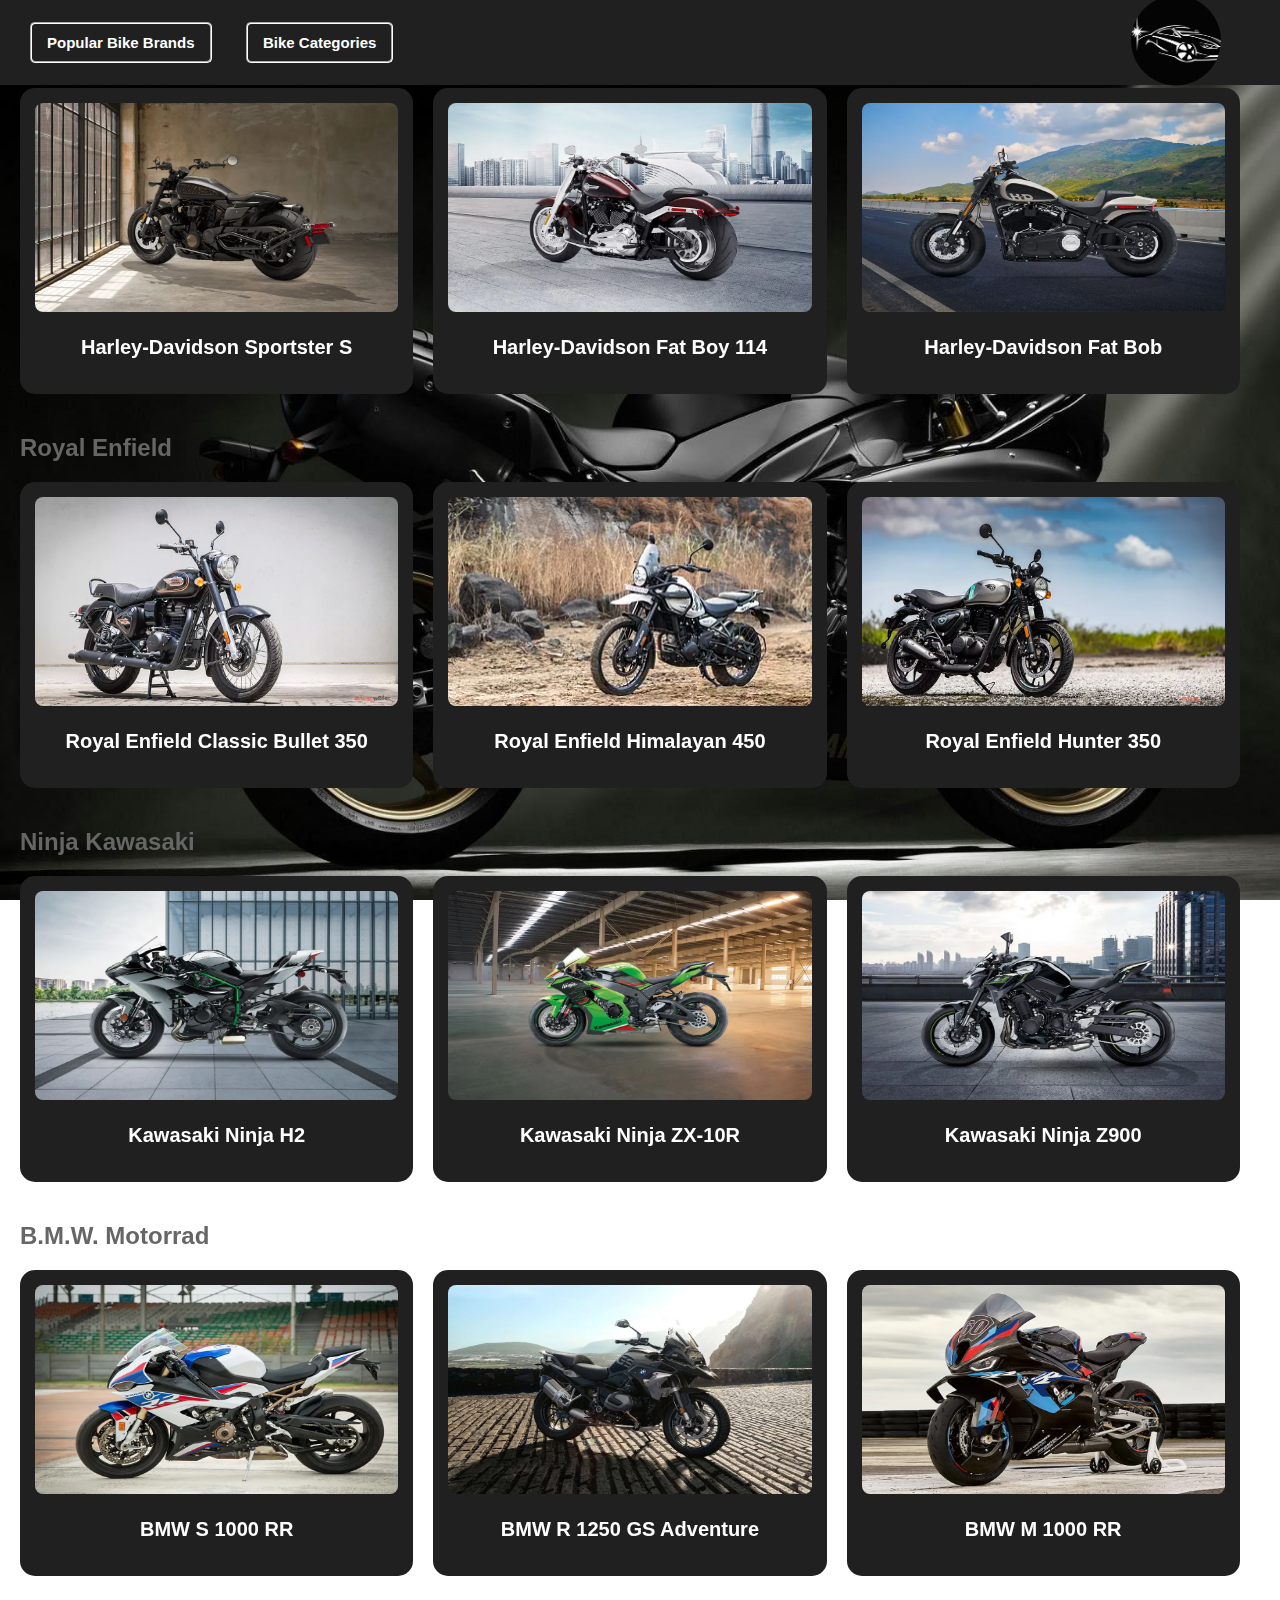
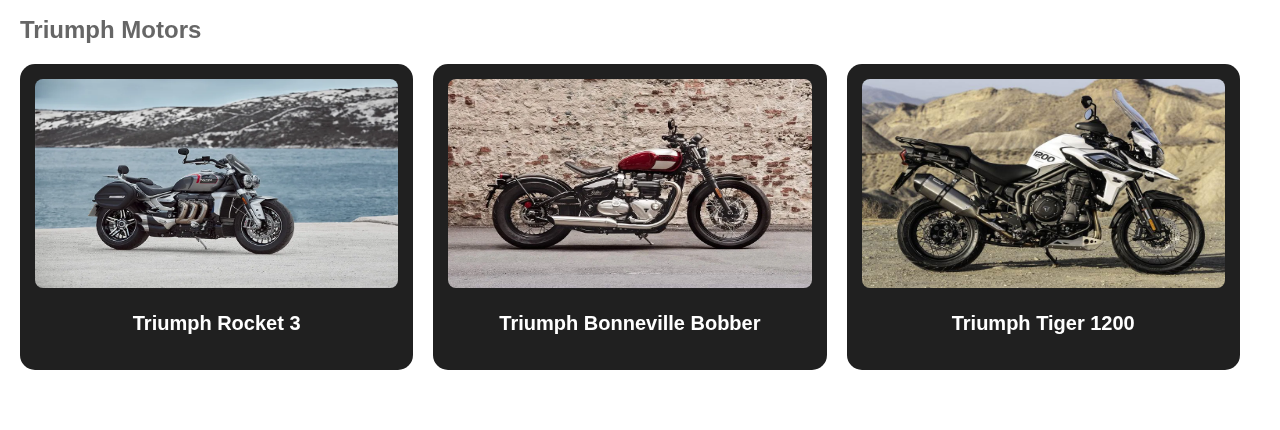
<file: bikes.html>
<!DOCTYPE html>
<html lang="en">
<head>
  <meta charset="UTF-8">
  <meta name="viewport" content="width=device-width, initial-scale=1.0">
  <title>Subhranshu AutoMotive - Bikes</title>
  <link rel="icon" href="favicon-32x32.png">
  <link rel="stylesheet" href="bikesStyle.css">
</head>
<body>
    
  <div class="background-image"></div>
    <div class="navbar">
        <div class="left-links">
          <div class="dropdown">
            <button class="dropbtn">Popular Bike Brands</button>
            <div class="dropdown-content">
              <a href="#harley">Harley Davidson</a>
              <a href="#royal">Royal Enfield</a>
              <a href="#ninja">Ninja Kawasaki</a>
              <a href="#bmw">B.M.W. Motorrad</a>
              <a href="#triumph">Triumph Motors</a>
            </div>
          </div>
    
          <div class="dropdown">
            <button class="dropbtn">Bike Categories</button>
            <div class="dropdown-content">
              <a href="#">Sports Bikes</a>
              <a href="#">Cruisers</a>
              <a href="#">Adventure Tourers</a>
              <a href="#">Dirt Bikes</a>
            </div>
          </div>
        </div>

        <div class="logo">
            <img src="car3.jpeg" alt="Bikes Logo">
          </div>
        </div>


  <!-- Content for Bikes Webpage -->
  <div class="content">
    <!-- Section for Bike Brand 1 -->
    <section id="harley">
    <div class="bike-brand-section" >
        <h2>Harley Davidson</h2>
        <div class="bike-container">
          <!-- Bike 1 -->
        <span class="bikespan"><div class="bike" onclick="showSpecificationsBike()">
            <img src="harley1.webp" alt="Bike 1">
            <p class="bikeName">Harley-Davidson Sportster S</p>
          </div></span>
  
          <!-- Bike 2 -->
          <span class="bikespan"><div class="bike">
            <img src="harley2.webp" alt="Bike 2">
            <p class="bikeName">Harley-Davidson Fat Boy 114</p>
          </div></span>
          
          <!-- Bike 3 -->
          <span class="bikespan"><div class="bike">
            <img src="harley3.webp" alt="Bike 3">
            <p class="bikeName">Harley-Davidson Fat Bob</p>
          </div></span>
        </div>
      </div>
    </section>

      <!-- Section for Bike Brand 2 -->
    <section id="royal">
    <div class="bike-brand-section" >
        <h2>Royal Enfield</h2>
        <div class="bike-container">
          <!-- Bike 1 -->
        <span class="bikespan"><div class="bike">
            <img src="r1.webp" alt="Bike 1">
            <p class="bikeName">Royal Enfield Classic Bullet 350</p>
          </div></span>
  
          <!-- Bike 2 -->
          <span class="bikespan"><div class="bike">
            <img src="r2.webp" alt="Bike 2">
            <p class="bikeName">Royal Enfield Himalayan 450</p>
          </div></span>
          
          <!-- Bike 3 -->
          <span class="bikespan"><div class="bike">
            <img src="r3.webp" alt="Bike 3">
            <p class="bikeName">Royal Enfield Hunter 350</p>
          </div></span>
        </div>
      </div>
    </section>

      <!-- Section for Bike Brand 3 -->
    <section id ="ninja">
        <div class="bike-brand-section" >
        <h2>Ninja Kawasaki</h2>
        <div class="bike-container">
          <!-- Bike 1 -->
        <span class="bikespan"><div class="bike">
            <img src="kawa1.webp" alt="Bike 1">
            <p class="bikeName">Kawasaki Ninja H2</p>
          </div></span>
  
          <!-- Bike 2 -->
          <span class="bikespan"><div class="bike">
            <img src="kawa2.webp" alt="Bike 2">
            <p class="bikeName">Kawasaki Ninja ZX-10R</p>
          </div></span>
          
          <!-- Bike 3 -->
          <span class="bikespan"><div class="bike">
            <img src="kawa3.webp" alt="Bike 3">
            <p class="bikeName">Kawasaki Ninja Z900</p>
          </div></span>
        </div>
      </div>
    </section>

      <!-- Section for Bike Brand 4 -->
    <section id="bmw">
    <div class="bike-brand-section" >
        <h2>B.M.W. Motorrad</h2>
        <div class="bike-container">
          <!-- Bike 1 -->
        <span class="bikespan"><div class="bike">
            <img src="bmw1.webp" alt="Bike 1">
            <p class="bikeName">BMW S 1000 RR</p>
          </div></span>
  
          <!-- Bike 2 -->
          <span class="bikespan"><div class="bike">
            <img src="bmw2.webp" alt="Bike 2">
            <p class="bikeName">BMW R 1250 GS Adventure</p>
          </div></span>
          
          <!-- Bike 3 -->
          <span class="bikespan"><div class="bike">
            <img src="bmw3.webp" alt="Bike 3">
            <p class="bikeName">BMW M 1000 RR</p>
          </div></span>
        </div>
      </div>
    </section>

      <!-- Section for Bike Brand 5 -->
    <section id="triumph">
    <div class="bike-brand-section" >
        <h2>Triumph Motors</h2>
        <div class="bike-container">
          <!-- Bike 1 -->
        <span class="bikespan"><div class="bike">
            <img src="t1.webp" alt="Bike 1">
            <p class="bikeName">Triumph Rocket 3</p>
          </div></span>
  
          <!-- Bike 2 -->
          <span class="bikespan"><div class="bike">
            <img src="t2.webp" alt="Bike 2">
            <p class="bikeName">Triumph Bonneville Bobber </p>
          </div></span>
          
          <!-- Bike 3 -->
          <span class="bikespan"><div class="bike">
            <img src="t3.jpg" alt="Bike 3">
            <p class="bikeName">Triumph Tiger 1200</p>
          </div></span>
        </div>
      </div>
    </section>
       <!-- Modal for displaying specifications -->
  <div class="modal" id="myModal">
    <div class="modal-content">
      <span class="close" onclick="closeModal()">&times;</span>
      <h2 id="bikeModel"></h2>
      <table class="specstable">
        <tr>
          <th>Engine Type</th>
          <td id="etype"></td>
        </tr>
        <tr>
          <th>Engine Displacement</th>
          <td id="ecap">1252 cc</td>
        </tr>
        <tr>
          <th>Max. Power</th>
          <td id="pow"></td>
        </tr>
        <tr>
          <th>Max. Torque</th>
          <td id="tor"></td>
        </tr>
        <tr>
          <th>No of Gears</th>
          <td id="gear"></td>
        </tr>
        <tr>
          <th>Transmission</th>
          <td id="trans"></td>
        </tr>
        <tr>
          <th>Mileage</th>
          <td id="mile"></td>
        </tr>
        <tr>
          <th>Fuel Capacity</th>
          <td id="capaf"></td>
        </tr>
        <tr>
          <th>Weight</th>
          <td id="weight"></td>
        </tr>
        <tr>
          <th>Ground Clearance</th>
          <td id="gnd"></td>
        </tr>
        <tr>
          <th>Additional Features</th>
          <td id="extra"></td>
        </tr>
        <tr>
          <th>Ex-Showroom Price</th>
          <td id="price"></td>
        </tr>
      </table>
    </div>
  </div>
  <script src="script.js"></script>
</body>
</html>



<!-- <tr>
  <th>Engine Type</th>
  <td id="etype"></td>
  <th>Engine Displacement</th>
  <td id="ecap">1252 cc</td>
  <th>Max. Power</th>
  <td id="pow"></td>
  <th>Max. Torque</th>
  <td id="tor"></td>
</tr>
<tr>
  <th>No of Gears</th>
  <td id="gear"></td>
  <th>Transmission</th>
  <td id="trans"></td>
  <th>Mileage</th>
  <td id="mile"></td>
</tr>
<tr>
  <th>Fuel Capacity</th>
  <td id="capaf"></td>
  <th>Weight</th>
  <td id="weight"></td>
  <th>Ground Clearance</th>
  <td id="gnd"></td>
</tr> -->
</file>
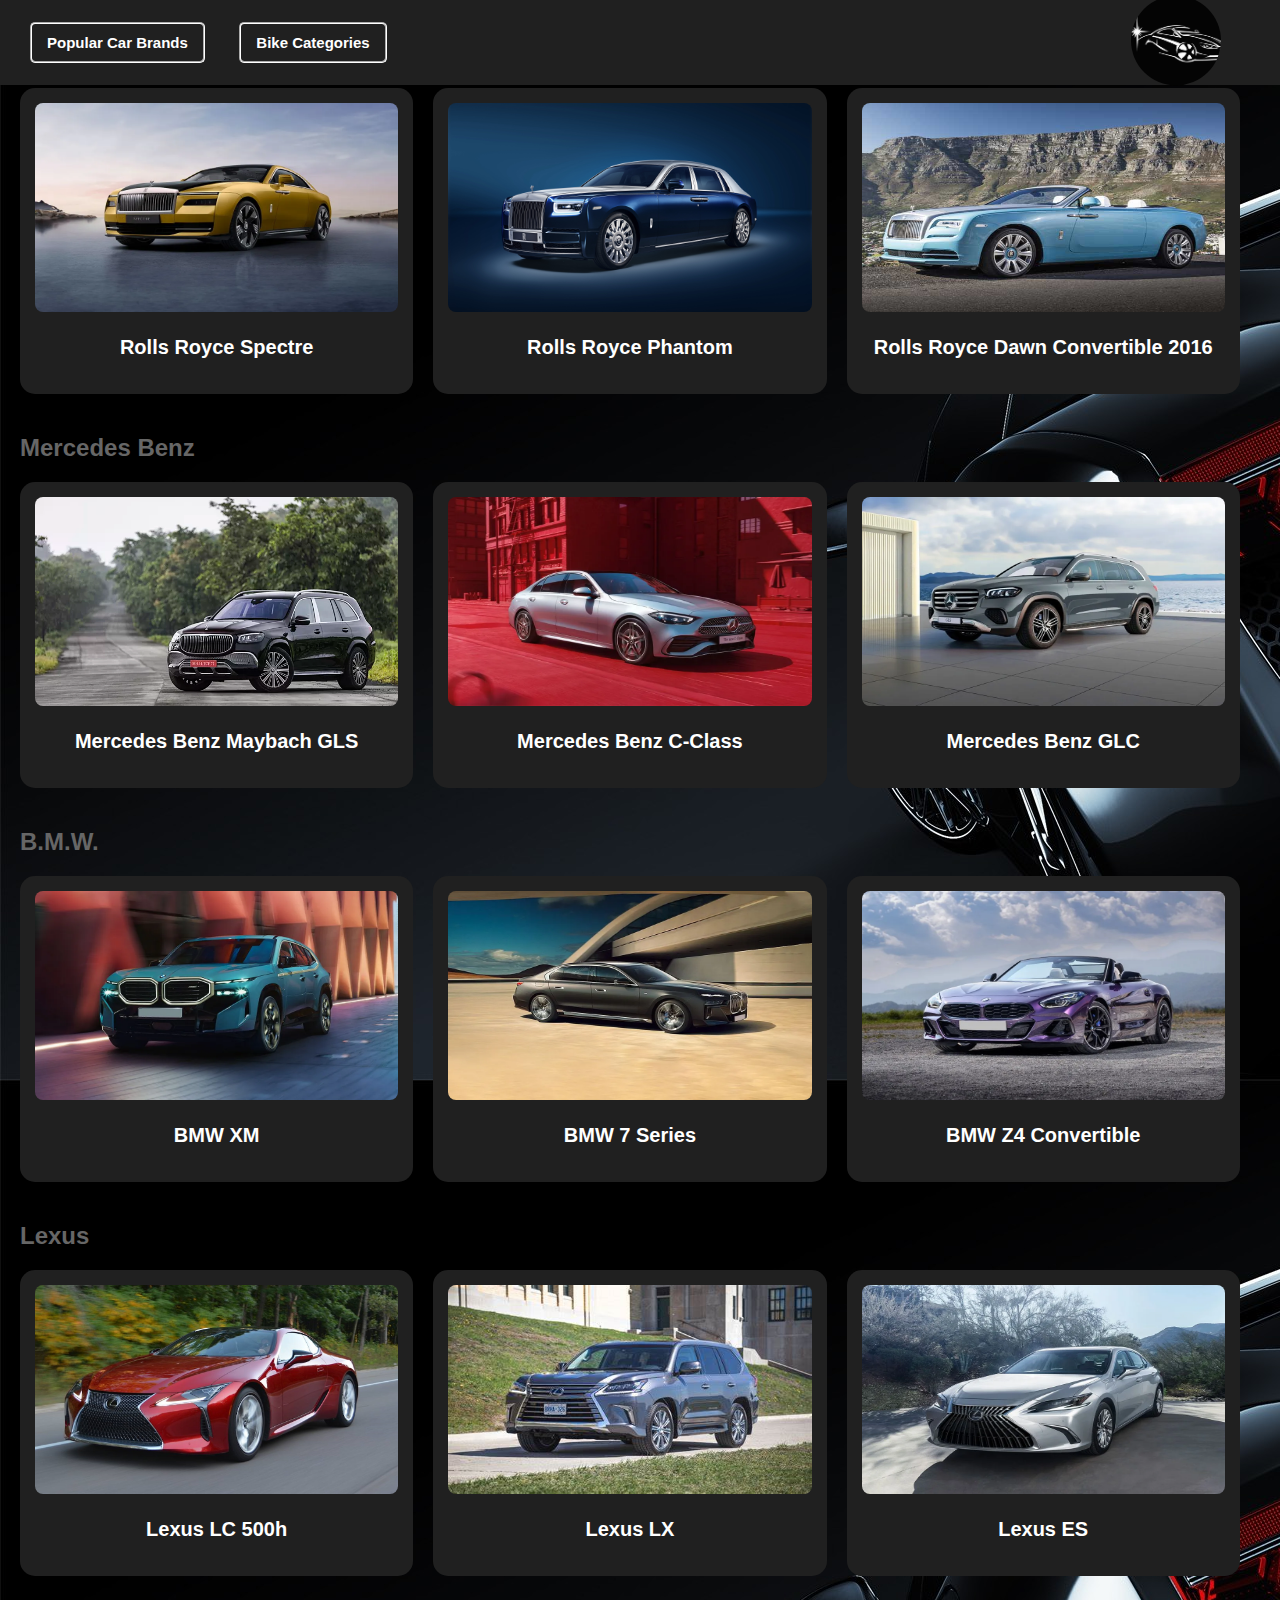
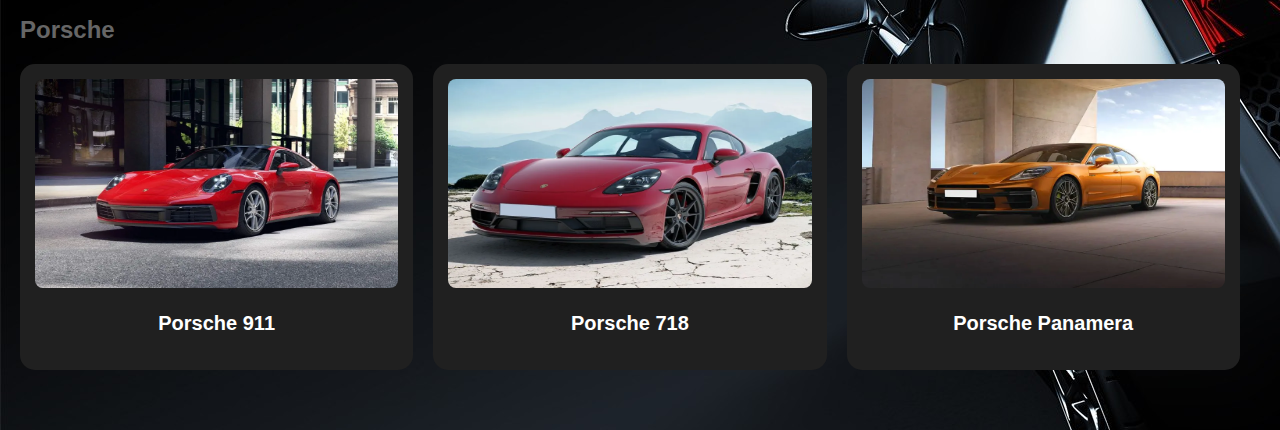
<file: cars.html>
<!DOCTYPE html>
<html lang="en">
<head>
  <meta charset="UTF-8">
  <meta name="viewport" content="width=device-width, initial-scale=1.0">
  <title>Subhranshu AutoMotive - Cars</title>
  <link rel="icon" href="favicon-32x32.png">
  <link rel="stylesheet" href="bikesStyle.css">
</head>
<body style="background-image: url('carbg.jpg'); background-size: auto;">
    
    <div class="navbar">
        <div class="left-links">
          <div class="dropdown">
            <button class="dropbtn">Popular Car Brands</button>
            <div class="dropdown-content">
              <a href="#rolls">Rolls - Royce</a>
              <a href="#merc">Mercedes Benz</a>
              <a href="#bmw">B.M.W.</a>
              <a href="#lexus">Lexus</a>
              <a href="#mcl">Porsche</a>
            </div>
          </div>
    
          <div class="dropdown">
            <button class="dropbtn">Bike Categories</button>
            <div class="dropdown-content">
              <a href="#">Sedan</a>
              <a href="#">SUV</a>
              <a href="#">Supercar</a>
              <a href="#">Convertible</a>
              <a href="#">Limousine</a>
            </div>
          </div>
        </div>

        <div class="logo">
            <img src="car3.jpeg" alt="Bikes Logo">
          </div>
        </div>

  <div class="content">

    <div class="bike-brand-section" id="rolls">
        <h2>Rolls - Royce</h2>
        <div class="bike-container">

        <span class="bikespan"><div class="bike" onclick="showSpecifications('Bike Model 1', 'Specifications for Bike Model 1')">
            <img src="rolls1.webp" alt="Car 1">
            <p class="bikeName">Rolls Royce Spectre</p>
          </div></span>

          <span class="bikespan"><div class="bike">
            <img src="rolls2.jpg" alt="Car 2">
            <p class="bikeName">Rolls Royce Phantom</p>
          </div></span>
          
          <span class="bikespan"><div class="bike">
            <img src="rolls3.jpg" alt="Car 3" >
            <p class="bikeName">Rolls Royce Dawn Convertible 2016</p>
          </div></span>
        </div>
      </div>
  
    <div class="bike-brand-section" id="merc">
        <h2>Mercedes Benz</h2>
        <div class="bike-container">

        <span class="bikespan"><div class="bike">
            <img src="merc1.webp" alt="Car 1">
            <p class="bikeName">Mercedes Benz Maybach GLS</p>
          </div></span>
  
          <span class="bikespan"><div class="bike">
            <img src="merc2.webp" alt="Car 2">
            <p class="bikeName">Mercedes Benz C-Class</p>
          </div></span>
          
          <span class="bikespan"><div class="bike">
            <img src="merc3.webp" alt="Car 3">
            <p class="bikeName">Mercedes Benz GLC</p>
          </div></span>
        </div>
      </div>

    <div class="bike-brand-section" id="bmw">
        <h2>B.M.W.</h2>
        <div class="bike-container">

        <span class="bikespan"><div class="bike">
            <img src="bmwc1.webp" alt="Car 1">
            <p class="bikeName">BMW XM</p>
          </div></span>
  
          <span class="bikespan"><div class="bike">
            <img src="bmwc2.webp" alt="Car 2">
            <p class="bikeName">BMW 7 Series</p>
          </div></span>
          
          <span class="bikespan"><div class="bike">
            <img src="bmwc3.webp" alt="Car 3">
            <p class="bikeName">BMW Z4 Convertible</p>
          </div></span>
        </div>
      </div>

    <div class="bike-brand-section" id="lexus">
        <h2>Lexus</h2>
        <div class="bike-container">

        <span class="bikespan"><div class="bike">
            <img src="l1.jpg" alt="Car 1">
            <p class="bikeName">Lexus LC 500h</p>
          </div></span>
  
          <span class="bikespan"><div class="bike">
            <img src="l2.jpeg" alt="Car 2">
            <p class="bikeName">Lexus LX</p>
          </div></span>
          
          <span class="bikespan"><div class="bike">
            <img src="l3.webp" alt="Car 3">
            <p class="bikeName">Lexus ES</p>
          </div></span>
        </div>
      </div>

    <div class="bike-brand-section" id="mcl">
        <h2>Porsche</h2>
        <div class="bike-container">

        <span class="bikespan"><div class="bike">
            <img src="mc1.webp" alt="Car 1">
            <p class="bikeName">Porsche 911</p>
          </div></span>
  
          <span class="bikespan"><div class="bike">
            <img src="mc2.webp" alt="Car 2">
            <p class="bikeName">Porsche 718</p>
          </div></span>
          
          <span class="bikespan"><div class="bike">
            <img src="mc3.webp" alt="Car3">
            <p class="bikeName">Porsche Panamera</p>
          </div></span>
        </div>
      </div>

       <!-- Modal for displaying specifications -->
  <div class="modal" id="myModal">
    <div class="modal-content">
      <span class="close" onclick="closeModal()">&times;</span>
      <h2 id="bikeModel"></h2>
      <p id="bikeSpecifications"></p>
    </div>
  </div>
  <script src="script.js"></script>
</body>
</html>
</file>
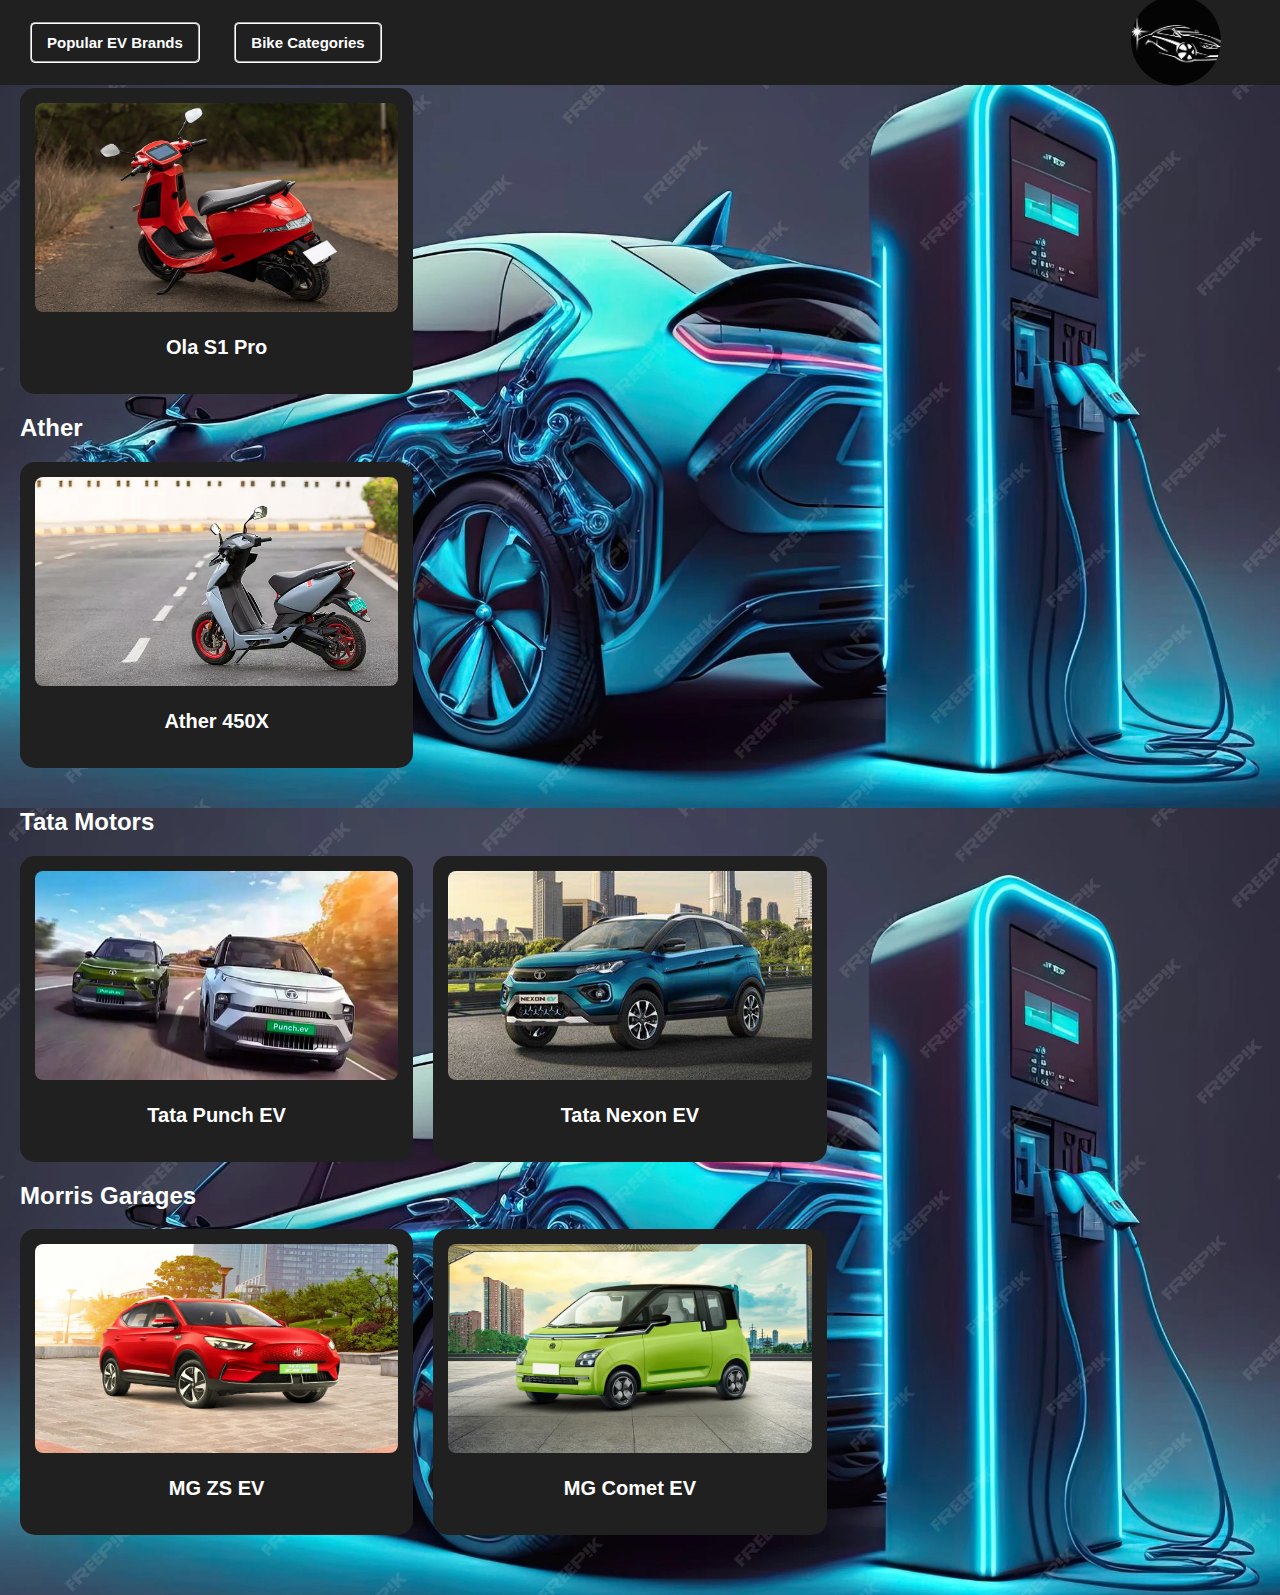
<file: evs.html>
<!DOCTYPE html>
<html lang="en">
<head>
  <meta charset="UTF-8">
  <meta name="viewport" content="width=device-width, initial-scale=1.0">
  <title>Subhranshu AutoMotive - EVs</title>
  <link rel="icon" href="favicon-32x32.png">
  <link rel="stylesheet" href="bikesStyle.css">
</head>
<body style="background-image: url('evbg2.jpg'); background-size: contain;">

    <div class="navbar">
        <div class="left-links">
          <div class="dropdown">
            <button class="dropbtn">Popular EV Brands</button>
            <div class="dropdown-content">
              <a href="#ola">Ola</a>
              <a href="#ather">Ather</a>
              <a href="#tata">Tata Motors</a>
              <a href="#mg">Morris Garages</a>
            </div>
          </div>
    
          <div class="dropdown">
            <button class="dropbtn">Bike Categories</button>
            <div class="dropdown-content">
              <a href="#">Electric Scooters</a>
              <a href="#">Electric Cars</a>
            </div>
          </div>
        </div>

        <div class="logo">
            <img src="car3.jpeg" alt="Bikes Logo">
          </div>
        </div>

  <div class="content">

    <div class="bike-brand-section" id="ola">
        <h2 style=" color: #fff;">Ola</h2>
        <div class="bike-container">
        <span class="bikespan"><div class="bike" onclick="showSpecifications('Bike Model 1', 'Specifications for Bike Model 1')">
            <img src="ev1.webp" alt="Bike 1">
            <p class="bikeName">Ola S1 Pro</p>
          </div></span>
      </div>
  
    <div class="bike-brand-section" id="ather">
        <h2 style=" color: #fff;">Ather</h2>
        <div class="bike-container">
        <span class="bikespan"><div class="bike">
            <img src="ev2.webp" alt="Bike 1">
            <p class="bikeName">Ather 450X</p>
          </div></span>
        </div>
      </div>

    <div class="bike-brand-section" id="tata">
        <h2 style=" color: #fff;">Tata Motors</h2>
        <div class="bike-container">
        <span class="bikespan"><div class="bike">
            <img src="tata1.webp" alt="Bike 1">
            <p class="bikeName">Tata Punch EV</p>
          </div></span>
  
          <span class="bikespan"><div class="bike">
            <img src="tata2.jpeg" alt="Bike 2">
            <p class="bikeName">Tata Nexon EV</p>
          </div></span>
      </div>

    <div class="bike-brand-section" id="mg">
        <h2 style=" color: #fff;">Morris Garages</h2>
        <div class="bike-container">
        <span class="bikespan"><div class="bike">
            <img src="mg1.webp" alt="Bike 1">
            <p class="bikeName">MG ZS EV</p>
          </div></span>
  
          <span class="bikespan"><div class="bike">
            <img src="mg2.jpeg" alt="Bike 2">
            <p class="bikeName">MG Comet EV</p>
          </div></span>
          
      </div>

       <!-- Modal for displaying specifications -->
  <div class="modal" id="myModal">
    <div class="modal-content">
      <span class="close" onclick="closeModal()">&times;</span>
      <h2 id="bikeModel"></h2>
      <p id="bikeSpecifications"></p>
    </div>
  </div>
  <script src="script.js"></script>
</body>
</html>
</file>
<file: bikesStyle.css>
body {
  margin: 0;
  padding: 0;
  font-family: 'Arial', sans-serif;
}

.background-image {
  background-image: url('bike_bg.jpg');
  background-size: cover;
  background-position: center;
  background-repeat: no-repeat;
  position: fixed;
  top: 0;
  left: 0;
  width: 100%;
  height: 100%;
  z-index: -1;
}
.navbar {
  background-color: #202020;
  padding: 15px;
  display: flex;
  justify-content: space-between;
  align-items: center;
  position: fixed;
  width: 100%;
  z-index: 1000;
  height: 55px; 
  opacity: 0;
  transition: opacity 0.5s ease;
}
.navbar:hover {
    opacity: 1;
}

.left-links a,
.right-links a {
  color: #fff;
  text-decoration: none;
  margin: 0 15px;
  font-weight: bold;
  font-size: 15px;
}

.left-links a:hover,
.right-links a:hover {
  color:darkorange;
  font-size: 18px;
}

.logo img{
  height: 90px;
  clip-path: circle();
  margin-right: 65px;
  margin-left: -155px;
}

.dropdown {
  position: relative;
  display: inline-block;
}

.dropbtn {
  color: #fff;
  background-color: #202020;
  padding: 10px 15px;
  margin: 0 15px;
  border: 2px #fff;
  border-style: groove;
  border-radius: 5px;
  cursor: pointer;
  font-weight: bold;
  font-size: 15px;
}
.dropbtn:hover {
  color:darkorange;
  font-size: 18px;
}

.dropdown-content {
  display: none;
  position: absolute;
  background-color: #202020;
  min-width: 160px;
  box-shadow: 0 8px 16px rgba(0,0,0,0.2);
  z-index: 1;
}

.dropdown-content a {
  color: #fff;
  padding: 12px 16px;
  text-decoration: none;
  display: block;
}

.dropdown-content a:hover {
  color: darkorange;
}

.dropdown:hover .dropdown-content {
  display: block;
}

.left-links a {
  color: #fff;
  text-decoration: none;
  margin: 0 15px;
  font-weight: bold;
}

.logo img{
  height: 90px;
  clip-path: circle();
  margin-right: 65px;
  margin-left: -155px;
}

.content {
  margin-top: 0;
  padding: 20px;
  color: #666666;
}


.bike-brand-section {
  margin-bottom: 40px;
}

.bike-container {
  display: flex;
  flex-wrap: wrap;
  gap: 20px;
}

.bikespan {
  flex: 0 0 calc(33.33% - 20px);
  max-width: calc(33.33% - 20px);
  box-sizing: border-box;
  overflow: hidden;
  background-color: #202020;
  border-radius: 15px;
  padding: 15px;
}

.bikeName {
  color: #fff;
  font-size: 20px;
  font-weight: bold;
  text-align: center;
}
.bike img {
  width: 100%;
  height: 209.04px;
  border-radius: 8px;
}


.modal {
  display: none;
  position: fixed;
  top: 0;
  left: 0;
  width: 100%;
  height: 100%;
  background-color: rgba(92, 91, 91, 0.8);
}

.modal-content {
  position: absolute;
  top: 52%;
  left: 65%;
  width: 44rem;
  height: 450px;
  transform: translate(-50%, -50%);
  padding: 20px;
  background-color: #fff;
  border-radius: 8px;
  text-align: center;
}

th, td {
  text-align: left;
  border-bottom: #333 2px solid;  
  padding: 5px;
}

tr:hover {background-color: rgb(171, 181, 190);}

tr:nth-child(even) { background-color: #f2f2f2;}

.close {
  position: absolute;
  top: 10px;
  right: 15px;
  font-size: 20px;
  color: #333;
  cursor: pointer;
}
</file>
